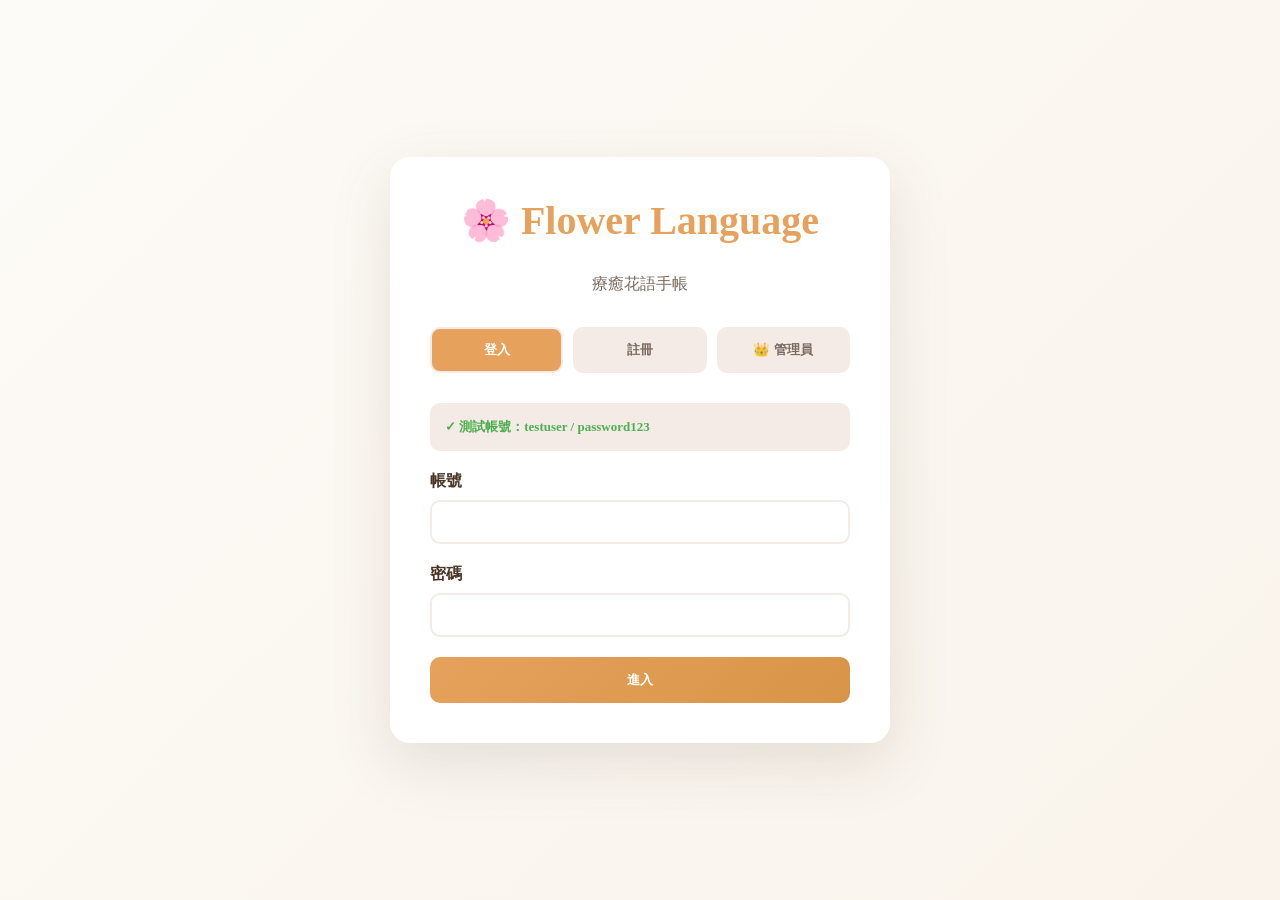
<file: index.html>
<!DOCTYPE html>
<html lang="zh-Hant">
<head>
    <meta charset="UTF-8">
    <meta name="viewport" content="width=device-width, initial-scale=1.0">
    <title>Flower Language - 療癒花語手帳</title>
    <style>
        :root {
            --primary-warm: #E6A15C;
            --primary-brown: #966F46;
            --bg-cream: #FDFBF7;
            --light-bg: #F5EBE6;
            --text-dark: #4A3728;
            --text-light: #7A6B60;
        }

        * { margin: 0; padding: 0; box-sizing: border-box; }
        body { background: linear-gradient(135deg, var(--bg-cream) 0%, #F9F3EB 100%); font-family: 'Lora', serif; color: var(--text-dark); }

        .container { max-width: 1200px; margin: 0 auto; padding: 2rem; }

        /* LOGIN */
        .login-page { display: flex; align-items: center; justify-content: center; min-height: 100vh; }
        .login-box { background: white; border-radius: 20px; padding: 40px; width: 100%; max-width: 500px; box-shadow: 0 20px 60px rgba(102, 85, 68, 0.15); }
        .login-box h1 { text-align: center; color: var(--primary-warm); margin-bottom: 30px; font-size: 2.5rem; }
        .tabs { display: grid; grid-template-columns: repeat(3, 1fr); gap: 10px; margin-bottom: 30px; }
        .tab-btn { padding: 12px; border: 2px solid var(--light-bg); background: var(--light-bg); border-radius: 10px; cursor: pointer; font-weight: 600; color: var(--text-light); }
        .tab-btn.active { background: var(--primary-warm); color: white; }
        .form-group { margin-bottom: 20px; }
        label { display: block; margin-bottom: 8px; font-weight: 600; }
        input, select, textarea { width: 100%; padding: 12px; border: 2px solid var(--light-bg); border-radius: 10px; font-size: 14px; font-family: inherit; }
        input:focus, select:focus, textarea:focus { outline: none; border-color: var(--primary-warm); }
        .submit-btn { width: 100%; padding: 14px; background: linear-gradient(135deg, var(--primary-warm) 0%, #D89548 100%); color: white; border: none; border-radius: 10px; cursor: pointer; font-weight: 600; }
        .submit-btn:hover { transform: translateY(-2px); }
        .form-content { display: none; }
        .form-content.active { display: block; }
        .demo-credentials { background: var(--light-bg); padding: 15px; border-radius: 10px; margin-bottom: 20px; font-size: 13px; color: #4CAF50; font-weight: 600; }

        /* APP */
        .main-content { display: none; padding-bottom: 150px; }
        .main-content.active { display: block; }
        .header { background: linear-gradient(135deg, var(--primary-warm) 0%, #D89548 100%); color: white; padding: 2rem; border-radius: 15px; margin-bottom: 2rem; text-align: center; }
        .header h1 { font-size: 1.8rem; margin-bottom: 0.3rem; }
        .nav-tabs { display: grid; grid-template-columns: repeat(auto-fit, minmax(100px, 1fr)); gap: 10px; margin-bottom: 2rem; }
        .nav-tab { padding: 12px; background: white; border: 2px solid var(--light-bg); border-radius: 10px; cursor: pointer; font-weight: 600; color: var(--text-light); transition: all 0.3s; }
        .nav-tab.active { background: var(--primary-warm); color: white; }
        .section { display: none; }
        .section.active { display: block; }
        .card { background: white; border-radius: 15px; padding: 2rem; margin-bottom: 2rem; box-shadow: 0 4px 15px rgba(102, 85, 68, 0.08); }
        .card h2 { color: var(--primary-warm); margin-bottom: 1.5rem; font-size: 1.5rem; }
        .card h3 { color: var(--primary-brown); margin: 1.5rem 0 1rem; font-size: 1.1rem; }

        /* DIARY */
        .diary-container { display: grid; grid-template-columns: 1fr 350px; gap: 2rem; }
        .diary-editor { background: #FDFBF7; border-radius: 15px; padding: 2rem; min-height: 400px; border: 3px solid var(--primary-warm); }
        .diary-textarea { width: 100%; height: 350px; border: none; background: transparent; font-family: 'Lora', serif; resize: none; outline: none; }

        /* CUSTOMIZE */
        .customize-panel { background: white; border-radius: 15px; padding: 1.5rem; box-shadow: 0 4px 15px rgba(102, 85, 68, 0.08); }
        .customize-btn { width: 100%; padding: 12px; background: var(--primary-warm); color: white; border: none; border-radius: 10px; cursor: pointer; font-weight: 600; margin-bottom: 1rem; }
        .panel-tabs { display: grid; grid-template-columns: 1fr 1fr; gap: 0.5rem; margin-bottom: 1rem; }
        .panel-tab { padding: 8px; background: var(--light-bg); border: none; border-radius: 8px; cursor: pointer; font-weight: 600; color: var(--text-light); }
        .panel-tab.active { background: var(--primary-warm); color: white; }
        .panel-content { display: none; }
        .panel-content.active { display: block; }
        .item-grid { display: grid; gap: 0.8rem; max-height: 300px; overflow-y: auto; }
        .item-slot { padding: 10px; background: var(--light-bg); border-radius: 8px; cursor: pointer; display: flex; align-items: center; gap: 0.5rem; }
        .item-slot.locked { opacity: 0.6; cursor: not-allowed; }
        .item-slot.active { background: var(--primary-warm); color: white; }

        /* ADMIN PAGES */
        .form-section { background: var(--light-bg); padding: 1.5rem; border-radius: 12px; margin-bottom: 2rem; }
        .form-grid { display: grid; grid-template-columns: repeat(auto-fit, minmax(200px, 1fr)); gap: 1rem; }
        .item-list { display: grid; grid-template-columns: repeat(auto-fill, minmax(280px, 1fr)); gap: 1.5rem; }
        .item-card { background: white; border-radius: 12px; padding: 1.5rem; border: 2px solid var(--light-bg); }
        .item-card h4 { color: var(--primary-warm); margin-bottom: 0.5rem; }
        .item-card p { font-size: 0.9rem; color: var(--text-light); margin-bottom: 0.5rem; }
        .action-buttons { display: flex; gap: 0.5rem; margin-top: 1rem; }
        .btn-edit, .btn-delete { padding: 8px 12px; border: none; border-radius: 6px; cursor: pointer; font-weight: 600; font-size: 0.85rem; }
        .btn-edit { background: #FFD700; color: #333; }
        .btn-delete { background: #FF6B6B; color: white; }
        .btn-edit:hover { background: #FFC700; }
        .btn-delete:hover { background: #FF5252; }

        /* SHOP */
        .flower-grid { display: grid; grid-template-columns: repeat(auto-fill, minmax(200px, 1fr)); gap: 1.5rem; margin: 2rem 0; }
        .flower-card { background: white; border-radius: 15px; padding: 1.5rem; text-align: center; box-shadow: 0 4px 15px rgba(102, 85, 68, 0.08); }
        .flower-icon { font-size: 2.5rem; margin-bottom: 1rem; }
        .flower-card h3 { color: var(--primary-warm); margin-bottom: 0.5rem; }
        .buy-btn { background: var(--primary-warm); color: white; padding: 10px; border: none; border-radius: 8px; cursor: pointer; font-weight: 600; width: 100%; margin-top: 1rem; }
        .buy-btn:disabled { background: #4CAF50; }

        /* STATS */
        .stats-grid { display: grid; grid-template-columns: repeat(auto-fit, minmax(150px, 1fr)); gap: 1rem; margin: 2rem 0; }
        .stat-box { background: linear-gradient(135deg, var(--primary-warm) 0%, #D89548 100%); color: white; padding: 1.5rem; border-radius: 15px; text-align: center; }
        .stat-box .number { font-size: 2rem; font-weight: bold; }

        /* BOTTOM NAV */
        .bottom-nav { position: fixed; bottom: 0; left: 0; right: 0; background: white; border-top: 2px solid var(--light-bg); padding: 0.8rem; display: flex; justify-content: center; gap: 0.5rem; z-index: 1000; }
        .nav-btn { padding: 8px 12px; background: var(--light-bg); border: none; border-radius: 15px; cursor: pointer; font-weight: 600; font-size: 0.85rem; }
        .nav-btn.active { background: var(--primary-warm); color: white; }
        .nav-btn.logout { background: #FFB6B6; color: white; }

        @media (max-width: 1024px) {
            .diary-container { grid-template-columns: 1fr; }
            .customize-panel { display: none; }
            .form-grid { grid-template-columns: 1fr; }
        }
    </style>
</head>
<body>
    <!-- LOGIN -->
    <div id="loginPage" class="login-page">
        <div class="login-box">
            <h1>🌸 Flower Language</h1>
            <p style="text-align: center; margin-bottom: 2rem; color: var(--text-light);">療癒花語手帳</p>

            <div class="tabs">
                <button class="tab-btn active" onclick="switchLoginTab('login', this)">登入</button>
                <button class="tab-btn" onclick="switchLoginTab('register', this)">註冊</button>
                <button class="tab-btn" onclick="switchLoginTab('admin', this)">👑 管理員</button>
            </div>

            <div id="login" class="form-content active">
                <div class="demo-credentials">✓ 測試帳號：testuser / password123</div>
                <form onsubmit="loginUser(event)">
                    <div class="form-group"><label>帳號</label><input type="text" id="user-username" required></div>
                    <div class="form-group"><label>密碼</label><input type="password" id="user-password" required></div>
                    <button type="submit" class="submit-btn">進入</button>
                </form>
            </div>

            <div id="register" class="form-content">
                <form onsubmit="registerUser(event)">
                    <div class="form-group"><label>新帳號</label><input type="text" id="reg-username" minlength="3" required></div>
                    <div class="form-group"><label>密碼</label><input type="password" id="reg-password" minlength="6" required></div>
                    <div class="form-group"><label>確認密碼</label><input type="password" id="reg-confirm-password" required></div>
                    <button type="submit" class="submit-btn">建立帳號</button>
                </form>
            </div>

            <div id="admin" class="form-content">
                <div class="demo-credentials">✓ 管理員：admin001 / adminPass123</div>
                <form onsubmit="loginAdmin(event)">
                    <div class="form-group"><label>帳號</label><input type="text" id="admin-username" required></div>
                    <div class="form-group"><label>密碼</label><input type="password" id="admin-password" required></div>
                    <button type="submit" class="submit-btn">進入管理台</button>
                </form>
            </div>
        </div>
    </div>

    <!-- APP -->
    <div id="mainApp" class="main-content">
        <div class="container">
            <div class="header" id="appHeader"><h1>💭 Flower Language</h1></div>

            <div class="nav-tabs" id="navTabs">
                <button class="nav-tab active" onclick="switchSection('dashboard', this)">📊 儀表板</button>
                <button class="nav-tab user-only" onclick="switchSection('diary', this)">✍️ 日記</button>
                <button class="nav-tab user-only" onclick="switchSection('emotions', this)">💭 心情</button>
                <button class="nav-tab" onclick="switchSection('shop', this)">🛍️ 商店</button>
                <button class="nav-tab admin-only" style="display:none;" onclick="switchSection('flowers', this)">🌸 花卉</button>
                <button class="nav-tab admin-only" style="display:none;" onclick="switchSection('products', this)">📦 商品</button>
                <button class="nav-tab admin-only" style="display:none;" onclick="switchSection('moderation', this)">🔍 審查</button>
            </div>

            <!-- DASHBOARD -->
            <div id="dashboard" class="section active">
                <div class="card">
                    <h2>📊 統計</h2>
                    <div class="stats-grid">
                        <div class="stat-box"><div class="number" id="stat1">500</div><div id="stat1-label">積分</div></div>
                        <div class="stat-box"><div class="number" id="stat2">1</div><div>已擁有物品</div></div>
                    </div>
                </div>
            </div>

            <!-- DIARY -->
            <div id="diary" class="section">
                <div class="card">
                    <h2>✍️ 寫日記</h2>
                    <div class="diary-container">
                        <div class="diary-editor" id="diaryEditor"><textarea class="diary-textarea" id="diaryText" placeholder="寫下今天的心情..."></textarea></div>
                        <div class="customize-panel">
                            <button class="customize-btn">🎨 客製化</button>
                            <div class="panel-tabs">
                                <button class="panel-tab active" onclick="switchPanelTab('background', this)">🎨 背景</button>
                                <button class="panel-tab" onclick="switchPanelTab('sticker', this)">✨ 貼紙</button>
                            </div>
                            <div id="background" class="panel-content active"><h3>選擇背景</h3><div class="item-grid" id="backgroundList"></div></div>
                            <div id="sticker" class="panel-content"><h3>選擇貼紙</h3><div class="item-grid" id="stickerList"></div></div>
                            <button class="submit-btn" style="margin-top: 1rem; width: 100%;" onclick="saveDiary()">💾 保存</button>
                        </div>
                    </div>
                </div>
            </div>

            <!-- EMOTIONS -->
            <div id="emotions" class="section">
                <div class="card">
                    <h2>💭 記錄心情</h2>
                    <div style="margin-bottom: 2rem;">
                        <div style="display: flex; justify-content: space-between; margin-bottom: 10px; font-weight: 600;">
                            <span>愉悅度</span><span id="valenceValue">0.0</span>
                        </div>
                        <input type="range" id="valenceSlider" min="-1" max="1" step="0.1" value="0" oninput="updateEmotion()" style="width: 100%;">
                    </div>
                    <div style="margin-bottom: 2rem;">
                        <div style="display: flex; justify-content: space-between; margin-bottom: 10px; font-weight: 600;">
                            <span>能量水平</span><span id="arousalValue">0.0</span>
                        </div>
                        <input type="range" id="arousalSlider" min="-1" max="1" step="0.1" value="0" oninput="updateEmotion()" style="width: 100%;">
                    </div>
                    <h3>⭐ 推薦花卉</h3>
                    <div class="flower-grid" id="recommendedFlowers"><p style="grid-column: 1 / -1; text-align: center;">調整滑桿以獲得推薦</p></div>
                    <button class="submit-btn" style="margin-top: 2rem;" onclick="recordEmotion()">✅ 記錄</button>
                </div>
            </div>

            <!-- SHOP -->
            <div id="shop" class="section">
                <div class="card">
                    <h2>🛍️ 虛擬商店</h2>
                    <div class="flower-grid" id="shopItems"></div>
                </div>
            </div>

            <!-- ADMIN: FLOWERS -->
            <div id="flowers" class="section">
                <div class="card">
                    <h2>🌸 管理花卉</h2>
                    
                    <h3>➕ 新增花卉</h3>
                    <div class="form-section">
                        <div class="form-grid">
                            <div class="form-group"><label>花卉名稱（中文）</label><input type="text" id="flower-cn-name" placeholder="e.g. 向日葵"></div>
                            <div class="form-group"><label>英文名稱</label><input type="text" id="flower-en-name" placeholder="e.g. Sunflower"></div>
                            <div class="form-group"><label>Emoji</label><input type="text" id="flower-emoji" placeholder="🌻" maxlength="2"></div>
                            <div class="form-group"><label>花語含意</label><input type="text" id="flower-language" placeholder="熱情、忠誠"></div>
                            <div class="form-group"><label>愉悅度 (Valence) [-1~1]</label><input type="number" id="flower-valence" min="-1" max="1" step="0.1" value="0"></div>
                            <div class="form-group"><label>能量水平 (Arousal) [-1~1]</label><input type="number" id="flower-arousal" min="-1" max="1" step="0.1" value="0"></div>
                        </div>
                        <button class="submit-btn" onclick="addFlower()">✅ 新增花卉</button>
                    </div>

                    <h3>📋 現有花卉</h3>
                    <div class="item-list" id="flowersList"></div>
                </div>
            </div>

            <!-- ADMIN: PRODUCTS -->
            <div id="products" class="section">
                <div class="card">
                    <h2>📦 管理商品</h2>
                    
                    <h3>➕ 上架新商品</h3>
                    <div class="form-section">
                        <div class="form-grid">
                            <div class="form-group"><label>商品名稱</label><input type="text" id="product-name" placeholder="e.g. 黎明楓葉"></div>
                            <div class="form-group"><label>分類</label><select id="product-category"><option>背景</option><option>貼紙</option><option>音樂</option></select></div>
                            <div class="form-group"><label>定價（積分）</label><input type="number" id="product-cost" min="0" value="100"></div>
                            <div class="form-group"><label>Emoji</label><input type="text" id="product-emoji" placeholder="🍂" maxlength="2"></div>
                            <div class="form-group"><label>顏色代碼</label><input type="color" id="product-color" value="#FFA500"></div>
                            <div class="form-group"><label>商品描述</label><textarea id="product-description" placeholder="描述這個商品的特色..." style="height: 80px;"></textarea></div>
                        </div>
                        <button class="submit-btn" onclick="addProduct()">✅ 上架商品</button>
                    </div>

                    <h3>📋 已上架商品</h3>
                    <div class="item-list" id="productsList"></div>
                </div>
            </div>

            <!-- ADMIN: MODERATION -->
            <div id="moderation" class="section">
                <div class="card">
                    <h2>🔍 內容審查</h2>
                    <p style="color: var(--text-light); text-align: center; padding: 3rem;">
                        📝 內容審查功能開發中...<br>
                        待未來版本更新
                    </p>
                </div>
            </div>
        </div>

        <div class="bottom-nav">
            <button class="nav-btn active" onclick="switchSection('dashboard', this)">📊</button>
            <button class="nav-btn user-only" onclick="switchSection('diary', this)">✍️</button>
            <button class="nav-btn user-only" onclick="switchSection('emotions', this)">💭</button>
            <button class="nav-btn" onclick="switchSection('shop', this)">🛍️</button>
            <button class="nav-btn admin-only" style="display:none;" onclick="switchSection('flowers', this)">🌸</button>
            <button class="nav-btn admin-only" style="display:none;" onclick="switchSection('products', this)">📦</button>
            <button class="nav-btn logout" onclick="logout()">🚪 登出</button>
        </div>
    </div>

    <script>
        // ===== 數據 =====
        const flowers = [
            { id: 1, cn: '向日葵', en: 'Sunflower', emoji: '🌻', language: '熱情、忠誠', valence: 0.95, arousal: 0.85 },
            { id: 2, cn: '薰衣草', en: 'Lavender', emoji: '💜', language: '寧靜、優雅', valence: 0.3, arousal: -0.7 },
        ];

        const shopItems = [
            { id: 'bg-maple', name: '楓糖燕麥', emoji: '🟤', type: 'background', color: '#F5EBE6', cost: 0, isOwned: true },
            { id: 'bg-dawn', name: '黎明楓葉', emoji: '🍂', type: 'background', color: '#FFA500', cost: 200, isOwned: false },
            { id: 'bg-sunset', name: '午後向日葵', emoji: '☀️', type: 'background', color: '#FFD700', cost: 350, isOwned: false },
            { id: 'sticker-flower', name: '療癒花卉', emoji: '✨', type: 'sticker', cost: 100, isOwned: false },
            { id: 'sticker-line', name: '溫暖線條', emoji: '📏', type: 'sticker', cost: 150, isOwned: false },
        ];

        const flowerAdjectives = ['暗戀的', '夢幻的', '溫暖的', '勇敢的', '寧靜的'];

        // ===== 狀態 =====
        let currentUser = null;
        let currentBackground = 'bg-maple';
        let currentStickers = [];
        let registeredUsers = { 'testuser': 'password123' };

        // ===== 登入 =====
        function switchLoginTab(tab, btn) {
            document.querySelectorAll('.form-content').forEach(el => el.classList.remove('active'));
            document.querySelectorAll('.tabs .tab-btn').forEach(el => el.classList.remove('active'));
            document.getElementById(tab).classList.add('active');
            btn.classList.add('active');
        }

        function registerUser(e) {
            e.preventDefault();
            const u = document.getElementById('reg-username').value;
            const p = document.getElementById('reg-password').value;
            const c = document.getElementById('reg-confirm-password').value;
            if (p !== c) { alert('密碼不一致'); return; }
            if (registeredUsers[u]) { alert('帳號已存在'); return; }
            registeredUsers[u] = p;
            alert('✅ 帳號建立成功！');
            switchLoginTab('login', document.querySelectorAll('.tab-btn')[0]);
        }

        function loginUser(e) {
            e.preventDefault();
            const u = document.getElementById('user-username').value;
            const p = document.getElementById('user-password').value;
            if (!registeredUsers[u] || registeredUsers[u] !== p) {
                alert('❌ 帳號或密碼錯誤');
                return;
            }
            const adj = flowerAdjectives[Math.floor(Math.random() * flowerAdjectives.length)];
            const num = String(Math.floor(Math.random() * 1000)).padStart(3, '0');
            currentUser = { role: 'user', nickname: `${adj}向日葵 #${num}`, points: 500 };
            showApp();
        }

        function loginAdmin(e) {
            e.preventDefault();
            const u = document.getElementById('admin-username').value;
            const p = document.getElementById('admin-password').value;
            if (u !== 'admin001' || p !== 'adminPass123') {
                alert('❌ 帳號或密碼錯誤');
                return;
            }
            currentUser = { role: 'admin', username: u };
            showApp();
        }

        function showApp() {
            document.getElementById('loginPage').style.display = 'none';
            document.getElementById('mainApp').classList.add('active');
            
            if (currentUser.role === 'admin') {
                document.getElementById('appHeader').innerHTML = '<h1>👑 管理員控制台</h1><p>系統管理 & 監控</p>';
                document.querySelectorAll('.user-only').forEach(el => el.style.display = 'none');
                document.querySelectorAll('.admin-only').forEach(el => el.style.display = 'block');
            } else {
                document.getElementById('appHeader').innerHTML = '<h1>💭 ' + currentUser.nickname + ' 的療癒手帳</h1>';
                document.querySelectorAll('.user-only').forEach(el => el.style.display = 'block');
                document.querySelectorAll('.admin-only').forEach(el => el.style.display = 'none');
            }
            
            initializeApp();
        }

        // ===== 初始化 =====
        function initializeApp() {
            console.log(`🔧 初始化（${currentUser.role}模式）...`);
            renderShop();
            if (currentUser.role === 'user') {
                renderCustomizePanel();
                updateEmotion();
            } else {
                renderFlowersList();
                renderProductsList();
            }
            updateDashboard();
            console.log('✅ 初始化完成\n');
        }

        function updateDashboard() {
            if (currentUser.role === 'admin') {
                document.getElementById('stat1').textContent = shopItems.length;
                document.getElementById('stat1-label').textContent = '商品數';
                document.getElementById('stat2').textContent = flowers.length;
            } else {
                document.getElementById('stat1').textContent = currentUser.points;
                document.getElementById('stat1-label').textContent = '積分';
                document.getElementById('stat2').textContent = shopItems.filter(i => i.isOwned).length;
            }
        }

        // ===== 心情 =====
        function updateEmotion() {
            const v = parseFloat(document.getElementById('valenceSlider').value);
            const a = parseFloat(document.getElementById('arousalSlider').value);
            document.getElementById('valenceValue').textContent = v.toFixed(1);
            document.getElementById('arousalValue').textContent = a.toFixed(1);
            const closest = flowers.map(f => ({ ...f, d: Math.sqrt(Math.pow(v - f.valence, 2) + Math.pow(a - f.arousal, 2)) })).sort((a, b) => a.d - b.d)[0];
            document.getElementById('recommendedFlowers').innerHTML = `<div class="flower-card" style="background: linear-gradient(135deg, rgba(230, 161, 92, 0.1) 0%, rgba(107, 203, 119, 0.1) 100%); border: 3px solid var(--primary-warm);"><div class="flower-icon">${closest.emoji}</div><h3>${closest.cn}</h3><p>${closest.language}</p></div>`;
        }

        function recordEmotion() {
            currentUser.points += 50;
            updateDashboard();
            alert('✅ 心情已記錄！+50 點');
        }

        // ===== 商店 =====
        function renderShop() {
            const html = shopItems.map(item => {
                const btn = item.isOwned ? `<button class="buy-btn" disabled>✅ 已擁有</button>` : `<button class="buy-btn" onclick="purchaseItem('${item.id}')">🛒 購買</button>`;
                return `<div class="flower-card"><div class="flower-icon">${item.emoji}</div><h3>${item.name}</h3><p>💐 ${item.cost}</p>${btn}</div>`;
            }).join('');
            document.getElementById('shopItems').innerHTML = html;
        }

        function purchaseItem(id) {
            const item = shopItems.find(i => i.id === id);
            if (currentUser.points < item.cost) { alert('點數不夠'); return; }
            currentUser.points -= item.cost;
            item.isOwned = true;
            renderShop();
            renderCustomizePanel();
            updateDashboard();
            alert(`✅ 購買成功！剩餘 ${currentUser.points} 點`);
        }

        // ===== 客製化 =====
        function renderCustomizePanel() {
            const bgHtml = shopItems.filter(i => i.type === 'background').map(item => `
                <div class="item-slot ${!item.isOwned ? 'locked' : ''} ${item.id === currentBackground ? 'active' : ''}"
                     onclick="${!item.isOwned ? '' : `applyBackground('${item.id}')`}">
                    <span style="font-size: 1.2rem;">${!item.isOwned ? '🔒' : item.emoji}</span>
                    <span>${item.name}</span>
                </div>
            `).join('');
            document.getElementById('backgroundList').innerHTML = bgHtml;

            const stickerHtml = shopItems.filter(i => i.type === 'sticker').map(item => `
                <div class="item-slot ${!item.isOwned ? 'locked' : ''} ${currentStickers.includes(item.id) ? 'active' : ''}"
                     onclick="${!item.isOwned ? '' : `toggleSticker('${item.id}')`}">
                    <span style="font-size: 1.2rem;">${!item.isOwned ? '🔒' : item.emoji}</span>
                    <span>${item.name}</span>
                </div>
            `).join('');
            document.getElementById('stickerList').innerHTML = stickerHtml;
        }

        function applyBackground(id) {
            const bg = shopItems.find(i => i.id === id);
            if (!bg || !bg.isOwned) return;
            currentBackground = id;
            document.getElementById('diaryEditor').style.backgroundColor = bg.color;
            renderCustomizePanel();
        }

        function toggleSticker(id) {
            const s = shopItems.find(i => i.id === id);
            if (!s || !s.isOwned) return;
            currentStickers = currentStickers.includes(id) ? currentStickers.filter(x => x !== id) : [...currentStickers, id];
            renderCustomizePanel();
        }

        function switchPanelTab(tab, btn) {
            document.querySelectorAll('.panel-content').forEach(el => el.classList.remove('active'));
            document.querySelectorAll('.panel-tab').forEach(el => el.classList.remove('active'));
            document.getElementById(tab).classList.add('active');
            btn.classList.add('active');
        }

        function saveDiary() {
            if (!document.getElementById('diaryText').value.trim()) { alert('請先寫日記'); return; }
            alert('💾 已保存！');
            document.getElementById('diaryText').value = '';
        }

        // ===== 管理員：花卉 =====
        function addFlower() {
            const cn = document.getElementById('flower-cn-name').value;
            const en = document.getElementById('flower-en-name').value;
            const emoji = document.getElementById('flower-emoji').value;
            const language = document.getElementById('flower-language').value;
            const valence = parseFloat(document.getElementById('flower-valence').value);
            const arousal = parseFloat(document.getElementById('flower-arousal').value);
            
            if (!cn || !en || !emoji || !language) { alert('請填寫所有必填欄位'); return; }
            
            flowers.push({ id: flowers.length + 1, cn, en, emoji, language, valence, arousal });
            alert('✅ 花卉已新增！');
            document.getElementById('flower-cn-name').value = '';
            document.getElementById('flower-en-name').value = '';
            document.getElementById('flower-emoji').value = '';
            document.getElementById('flower-language').value = '';
            document.getElementById('flower-valence').value = '0';
            document.getElementById('flower-arousal').value = '0';
            renderFlowersList();
            updateDashboard();
        }

        function deleteFlower(id) {
            flowers.splice(flowers.findIndex(f => f.id === id), 1);
            renderFlowersList();
            updateDashboard();
        }

        function renderFlowersList() {
            const html = flowers.map(f => `
                <div class="item-card">
                    <div style="display: flex; align-items: center; gap: 0.5rem; margin-bottom: 0.5rem;">
                        <span style="font-size: 2rem;">${f.emoji}</span>
                        <div>
                            <h4>${f.cn} / ${f.en}</h4>
                            <p>${f.language}</p>
                        </div>
                    </div>
                    <p style="font-size: 0.85rem;">愉悅度: ${f.valence.toFixed(1)} | 能量: ${f.arousal.toFixed(1)}</p>
                    <div class="action-buttons">
                        <button class="btn-edit">✏️ 編輯</button>
                        <button class="btn-delete" onclick="deleteFlower(${f.id})">🗑️ 刪除</button>
                    </div>
                </div>
            `).join('');
            document.getElementById('flowersList').innerHTML = html;
        }

        // ===== 管理員：商品 =====
        function addProduct() {
            const name = document.getElementById('product-name').value;
            const category = document.getElementById('product-category').value;
            const cost = parseInt(document.getElementById('product-cost').value);
            const emoji = document.getElementById('product-emoji').value;
            const color = document.getElementById('product-color').value;
            const desc = document.getElementById('product-description').value;
            
            if (!name || !emoji) { alert('請填寫必填欄位'); return; }
            
            const type = category === '背景' ? 'background' : category === '貼紙' ? 'sticker' : 'music';
            shopItems.push({ id: 'p-' + Date.now(), name, emoji, type, color, cost, isOwned: false, desc });
            alert('✅ 商品已上架！');
            document.getElementById('product-name').value = '';
            document.getElementById('product-cost').value = '100';
            document.getElementById('product-emoji').value = '';
            document.getElementById('product-color').value = '#FFA500';
            document.getElementById('product-description').value = '';
            renderProductsList();
            renderShop();
            updateDashboard();
        }

        function deleteProduct(id) {
            shopItems.splice(shopItems.findIndex(p => p.id === id), 1);
            renderProductsList();
            renderShop();
            updateDashboard();
        }

        function renderProductsList() {
            const html = shopItems.map(p => `
                <div class="item-card">
                    <div style="display: flex; align-items: center; gap: 0.5rem; margin-bottom: 0.5rem;">
                        <span style="font-size: 2rem;">${p.emoji}</span>
                        <div>
                            <h4>${p.name}</h4>
                            <p>📂 ${p.type === 'background' ? '背景' : p.type === 'sticker' ? '貼紙' : '音樂'} | 💐 ${p.cost}</p>
                        </div>
                    </div>
                    ${p.desc ? `<p style="font-size: 0.85rem; margin-bottom: 0.5rem;">${p.desc}</p>` : ''}
                    <div class="action-buttons">
                        <button class="btn-edit">✏️ 編輯</button>
                        <button class="btn-delete" onclick="deleteProduct('${p.id}')">🗑️ 下架</button>
                    </div>
                </div>
            `).join('');
            document.getElementById('productsList').innerHTML = html;
        }

        // ===== 導航 =====
        function switchSection(s, btn) {
            document.querySelectorAll('.section').forEach(el => el.classList.remove('active'));
            document.querySelectorAll('.nav-tab, .nav-btn').forEach(el => el.classList.remove('active'));
            document.getElementById(s).classList.add('active');
            if (btn) btn.classList.add('active');
        }

        function logout() {
            currentUser = null;
            document.getElementById('mainApp').classList.remove('active');
            document.getElementById('loginPage').style.display = 'flex';
            document.getElementById('user-username').value = '';
            document.getElementById('user-password').value = '';
            document.getElementById('admin-username').value = '';
            document.getElementById('admin-password').value = '';
            document.getElementById('reg-username').value = '';
            document.getElementById('reg-password').value = '';
            document.getElementById('reg-confirm-password').value = '';
        }
    </script>
</body>
</html>
</file>
